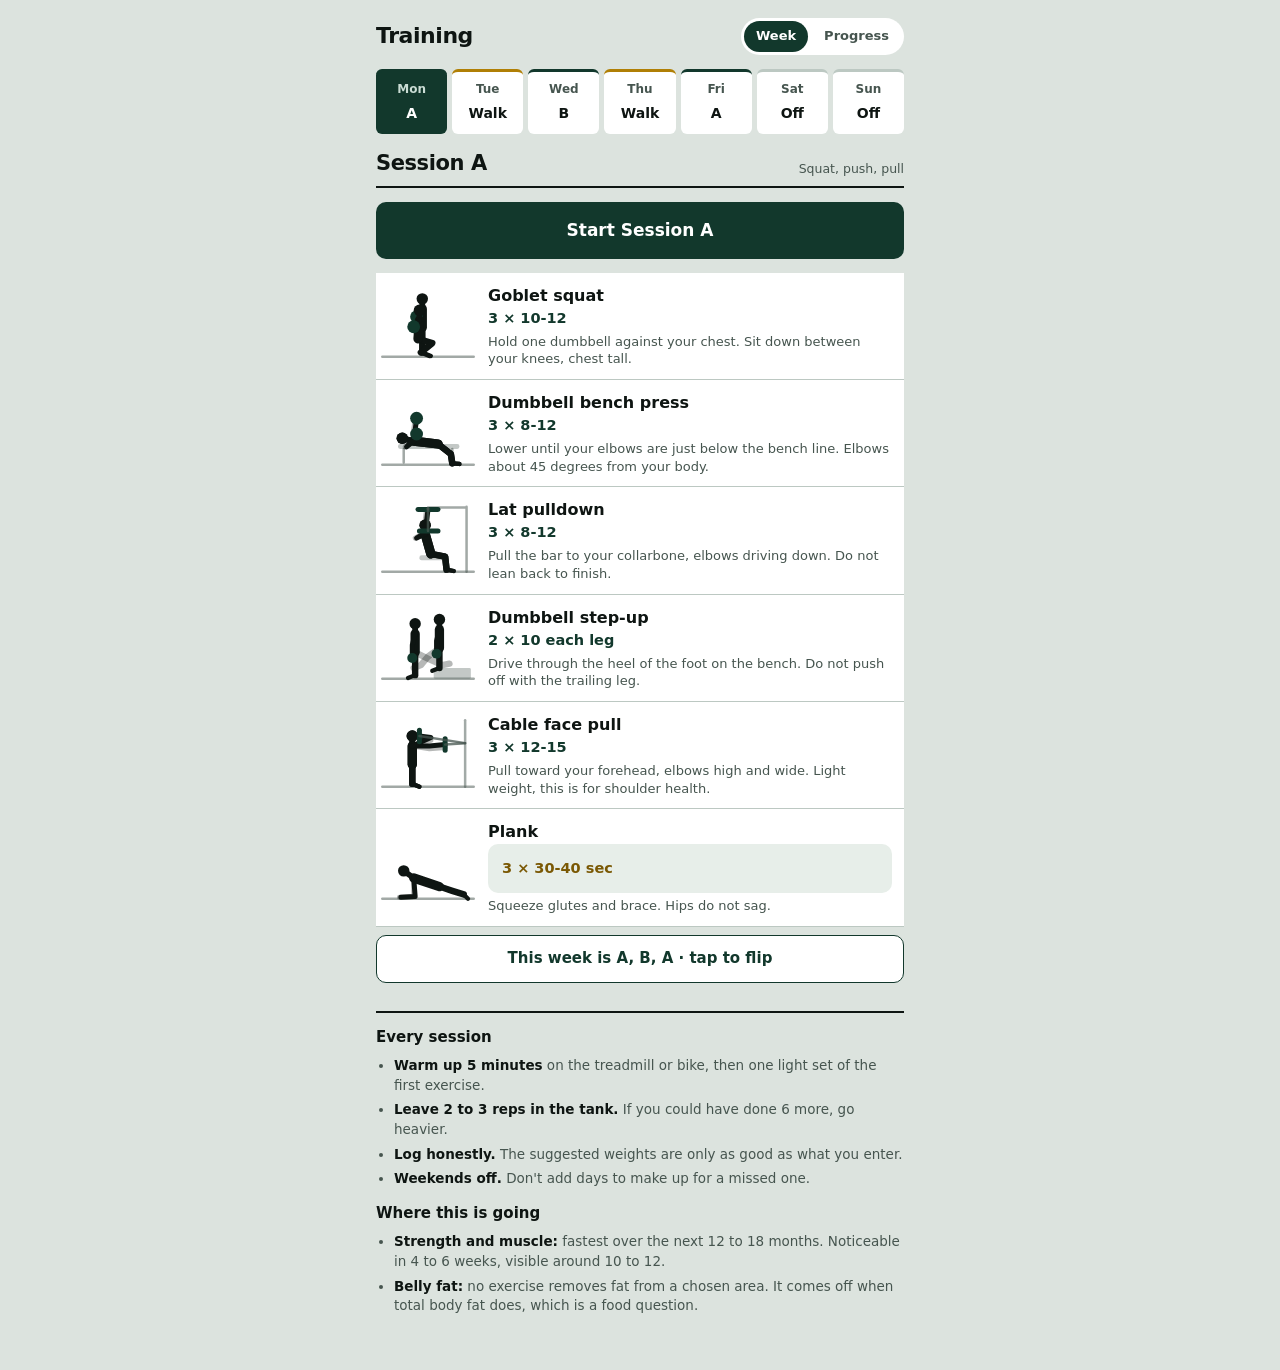
<file: index.html>
<!DOCTYPE html>
<html lang="en">
<head>
<meta charset="utf-8">
<meta name="viewport" content="width=device-width, initial-scale=1, viewport-fit=cover">
<meta name="color-scheme" content="light only">
<meta name="mobile-web-app-capable" content="yes">
<meta name="apple-mobile-web-app-capable" content="yes">
<meta name="apple-mobile-web-app-status-bar-style" content="default">
<meta name="apple-mobile-web-app-title" content="Training">
<meta name="theme-color" content="#DCE3DE">
<link rel="manifest" href="manifest.json">
<link rel="apple-touch-icon" href="icon-192.png">
<title>Training</title>
<style>
  :root{
    color-scheme:light only;
    --wall:#DCE3DE; --paper:#FFFFFF; --ink:#0E1512;
    --slate:#46554F; --pine:#12382C; --amber:#B07F05; --rule:#BCC8C2;
    --mint:#E7EEE9;
  }
  *{box-sizing:border-box;-webkit-tap-highlight-color:transparent}
  html,body{margin:0;padding:0;background:var(--wall);color:var(--ink)}
  body{font-family:system-ui,-apple-system,'Helvetica Neue',Arial,sans-serif;
    font-size:16px;line-height:1.45;-webkit-font-smoothing:antialiased;
    padding:env(safe-area-inset-top) 0 env(safe-area-inset-bottom)}
  .shell{max-width:560px;margin:0 auto;padding:18px 16px 40px}
  button{font:inherit;cursor:pointer}

  .topbar{display:flex;align-items:center;justify-content:space-between;gap:10px;margin-bottom:14px}
  .topbar h1{margin:0;font-size:22px;font-weight:800;letter-spacing:-.02em}
  .tabs{display:flex;gap:4px;background:var(--paper);border-radius:999px;padding:3px}
  .tabs button{border:none;background:transparent;color:var(--slate);font-size:13px;font-weight:700;
    padding:6px 12px;border-radius:999px}
  .tabs button[aria-selected="true"]{background:var(--pine);color:#fff}

  .days{display:grid;grid-template-columns:repeat(7,1fr);gap:5px;margin-bottom:14px}
  .day{border:none;background:var(--paper);color:var(--slate);font-size:12px;font-weight:600;
    padding:9px 2px 10px;border-radius:6px;display:flex;flex-direction:column;align-items:center;gap:5px;
    border-top:3px solid var(--rule)}
  .day b{font-size:14px;font-weight:800;color:var(--ink)}
  .day.lift{border-top-color:var(--pine)}
  .day.walk{border-top-color:var(--amber)}
  .day[aria-pressed="true"]{background:var(--pine);color:#CADCD4}
  .day[aria-pressed="true"] b{color:#fff}
  .day[aria-pressed="true"].walk{background:#5A4204;border-top-color:var(--amber);color:#F0DDAC}
  .day[aria-pressed="true"].walk b{color:#fff}

  .panelhead{display:flex;align-items:flex-end;justify-content:space-between;gap:12px;
    border-bottom:2px solid var(--ink);padding-bottom:8px}
  .panelhead h2{margin:0;font-size:21px;font-weight:800;letter-spacing:-.02em}
  .panelhead em{font-style:normal;font-size:12.5px;color:var(--slate);text-align:right;flex-shrink:0}

  .start{width:100%;border:none;background:var(--pine);color:#fff;font-size:17px;font-weight:800;
    padding:16px;border-radius:10px;margin:14px 0 4px}
  .start.ghost{background:var(--paper);color:var(--pine);border:1.5px solid var(--pine);font-size:15px;padding:12px;margin-top:8px}

  ol.moves{list-style:none;margin:10px 0 0;padding:0}
  ol.moves li{border-bottom:1px solid var(--rule)}
  .move{width:100%;background:var(--paper);border:none;text-align:left;
    display:grid;grid-template-columns:100px 1fr;gap:10px;align-items:center;padding:11px 12px 11px 2px;color:inherit}
  .move .name{font-weight:700;font-size:16px;display:block}
  .move .dose{font-weight:800;font-size:14.5px;color:var(--pine);display:block;margin-top:1px}
  .move .dose.hold{color:#7A5804}
  .move .cue{display:block;margin-top:4px;font-size:13px;color:var(--slate);line-height:1.35}
  .move .last{display:inline-block;margin-top:5px;font-size:12.5px;font-weight:700;color:var(--pine);
    background:var(--mint);border-radius:4px;padding:3px 7px}
  .scale{display:none;background:var(--paper);padding:0 12px 13px 12px;font-size:13px}
  .scale.open{display:block}
  .scale .row{display:grid;grid-template-columns:62px 1fr;gap:10px;padding:5px 0;border-top:1px dotted var(--rule)}
  .scale i{font-style:normal;color:var(--slate);font-weight:700}

  .note{background:var(--paper);border-left:3px solid var(--amber);padding:11px 13px;margin:14px 0 0;
    font-size:13.5px;color:var(--slate)}
  .note b{color:var(--ink);font-weight:700}

  /* run mode */
  .run{position:fixed;inset:0;background:var(--wall);z-index:40;overflow-y:auto;
    padding:env(safe-area-inset-top) 0 calc(env(safe-area-inset-bottom) + 8px)}
  .runwrap{max-width:560px;margin:0 auto;padding:14px 16px 24px}
  .runtop{display:flex;align-items:center;justify-content:space-between;margin-bottom:10px}
  .runtop button{border:none;background:transparent;color:var(--slate);font-size:14px;font-weight:700;padding:6px 2px}
  .progress{height:5px;background:var(--rule);border-radius:99px;overflow:hidden;margin-bottom:16px}
  .progress i{display:block;height:100%;background:var(--pine);transition:width .25s}
  .card{background:var(--paper);border-radius:12px;padding:16px;text-align:center}
  .card h3{margin:0;font-size:24px;font-weight:800;letter-spacing:-.02em}
  .setof{font-size:13px;font-weight:700;color:var(--slate);margin-top:2px}
  .card svg{width:150px;height:118px;margin:6px auto 2px}
  .cue2{font-size:13.5px;color:var(--slate);margin:4px 0 0;line-height:1.4}
  .sugg{background:var(--mint);border-radius:8px;padding:10px 12px;margin:14px 0 0;font-size:13.5px;color:var(--pine);font-weight:700}
  .inputs{display:flex;gap:10px;justify-content:center;margin-top:14px}
  .field{flex:1;max-width:150px}
  .field label{display:block;font-size:12px;font-weight:700;color:var(--slate);margin-bottom:4px}
  .field input{width:100%;font:inherit;font-size:26px;font-weight:800;text-align:center;padding:12px 6px;
    border:1.5px solid var(--rule);border-radius:9px;background:#fff;color:var(--ink)}
  .field input:focus{outline:none;border-color:var(--pine)}
  .step{display:flex;gap:6px;margin-top:6px}
  .step button{flex:1;border:1.5px solid var(--rule);background:#fff;color:var(--slate);
    font-size:15px;font-weight:800;padding:7px 0;border-radius:7px}
  .hold{margin-top:16px;padding:14px;background:var(--mint);border-radius:10px}
  .hnum{font-size:44px;font-weight:800;letter-spacing:-.03em;color:var(--pine);line-height:1;
    font-variant-numeric:tabular-nums}
  .hold button{width:100%;margin-top:10px;border:1.5px solid var(--pine);background:#fff;color:var(--pine);
    font-size:16px;font-weight:800;padding:13px;border-radius:9px}
  .hhint{font-size:12.5px;color:var(--slate);margin-top:8px;line-height:1.35}
  .done{width:100%;border:none;background:var(--pine);color:#fff;font-size:18px;font-weight:800;
    padding:17px;border-radius:11px;margin-top:16px}
  .skip{width:100%;border:none;background:transparent;color:var(--slate);font-size:13.5px;font-weight:700;padding:12px;margin-top:2px}

  .timer{position:fixed;left:0;right:0;bottom:0;background:var(--pine);color:#fff;z-index:50;
    padding:14px 16px calc(14px + env(safe-area-inset-bottom));display:none}
  .timer.on{display:block}
  .tinner{max-width:560px;margin:0 auto;display:flex;align-items:center;gap:14px}
  .tnum{font-size:34px;font-weight:800;letter-spacing:-.02em;min-width:74px}
  .tlab{flex:1;font-size:13px;font-weight:700;opacity:.85}
  .timer button{border:1.5px solid rgba(255,255,255,.5);background:transparent;color:#fff;
    font-size:13px;font-weight:700;padding:8px 12px;border-radius:999px}
  .tbar{height:4px;background:rgba(255,255,255,.25);border-radius:99px;margin-top:10px;overflow:hidden;max-width:560px;margin-left:auto;margin-right:auto}
  .tbar i{display:block;height:100%;background:#fff;width:100%}

  /* stats */
  .stat{background:var(--paper);border-radius:10px;padding:12px 14px;margin-bottom:8px}
  .stat .sh{display:flex;align-items:baseline;justify-content:space-between;gap:10px}
  .stat .sn{font-weight:700;font-size:15px}
  .stat .sv{font-weight:800;font-size:15px;color:var(--pine)}
  .stat .sd{font-size:12.5px;color:var(--slate);margin-top:2px}
  .spark{width:100%;height:46px;margin-top:8px;display:block}
  .empty{background:var(--paper);border-radius:10px;padding:22px 16px;text-align:center;color:var(--slate);font-size:14px}
  .tools{display:flex;gap:8px;flex-wrap:wrap;margin:16px 0 10px}
  .tools button{border:1.5px solid var(--pine);background:var(--pine);color:#fff;font-size:13px;font-weight:700;
    padding:9px 14px;border-radius:999px}
  .tools button.ghost{background:var(--paper);color:var(--pine)}
  #dump{width:100%;min-height:160px;font:inherit;font-size:12px;padding:10px;border:1.5px solid var(--rule);
    border-radius:8px;display:none;background:#fff;color:var(--ink)}

  h4.sec{font-size:13px;font-weight:800;color:var(--slate);margin:18px 0 8px}
  footer{margin-top:24px;border-top:2px solid var(--ink);padding-top:14px}
  footer h3{margin:0 0 8px;font-size:15px;font-weight:800}
  footer ul{margin:0 0 14px;padding-left:18px;color:var(--slate);font-size:13.5px}
  footer li{margin-bottom:5px}
  footer b{color:var(--ink);font-weight:700}

  .torso{fill:none;stroke:var(--ink);stroke-width:13;stroke-linecap:round}
  .leg{fill:none;stroke:var(--ink);stroke-width:9;stroke-linecap:round;stroke-linejoin:round}
  .arm{fill:none;stroke:var(--ink);stroke-width:7;stroke-linecap:round;stroke-linejoin:round}
  .foot{fill:none;stroke:var(--ink);stroke-width:6;stroke-linecap:round}
  .neck{fill:none;stroke:var(--ink);stroke-width:8;stroke-linecap:round}
  .head{fill:var(--ink);stroke:none}
  .legFar{fill:none;stroke:var(--ink);stroke-width:9;stroke-linecap:round;stroke-linejoin:round;opacity:.3}
  .armFar{fill:none;stroke:var(--ink);stroke-width:7;stroke-linecap:round;stroke-linejoin:round;opacity:.3}
  .load{fill:var(--pine);stroke:none}
  .bar{stroke:var(--pine);stroke-width:7;stroke-linecap:round;fill:none}
  .equip{stroke:var(--slate);stroke-width:3.5;stroke-linecap:round;fill:none;opacity:.5}
  .pad{fill:var(--slate);opacity:.32}
  .pa{animation:fa 2.2s infinite}
  .pb{animation:fb 2.2s infinite}
  @keyframes fa{0%,38%{opacity:1}47%,88%{opacity:0}97%,100%{opacity:1}}
  @keyframes fb{0%,38%{opacity:0}47%,88%{opacity:1}97%,100%{opacity:0}}
  .still .pa{animation:none;opacity:1}
  .still .pb{animation:none;opacity:0}
  @media (prefers-reduced-motion:reduce){.pa{animation:none;opacity:1}.pb{animation:none;opacity:0}}
</style>
</head>
<body>

<div class="shell" id="app"></div>

<div class="run" id="run" style="display:none"></div>

<div class="timer" id="timer">
  <div class="tinner">
    <span class="tnum" id="tnum">1:30</span>
    <span class="tlab" id="tlab">Rest</span>
    <button id="tplus">+30s</button>
    <button id="tskip">Skip</button>
  </div>
  <div class="tbar"><i id="tbar"></i></div>
</div>

<script src="app.js"></script>
<script>
if('serviceWorker' in navigator){
  window.addEventListener('load', function(){
    navigator.serviceWorker.register('sw.js').catch(function(){});
  });
}
</script>
</body>
</html>
</file>
